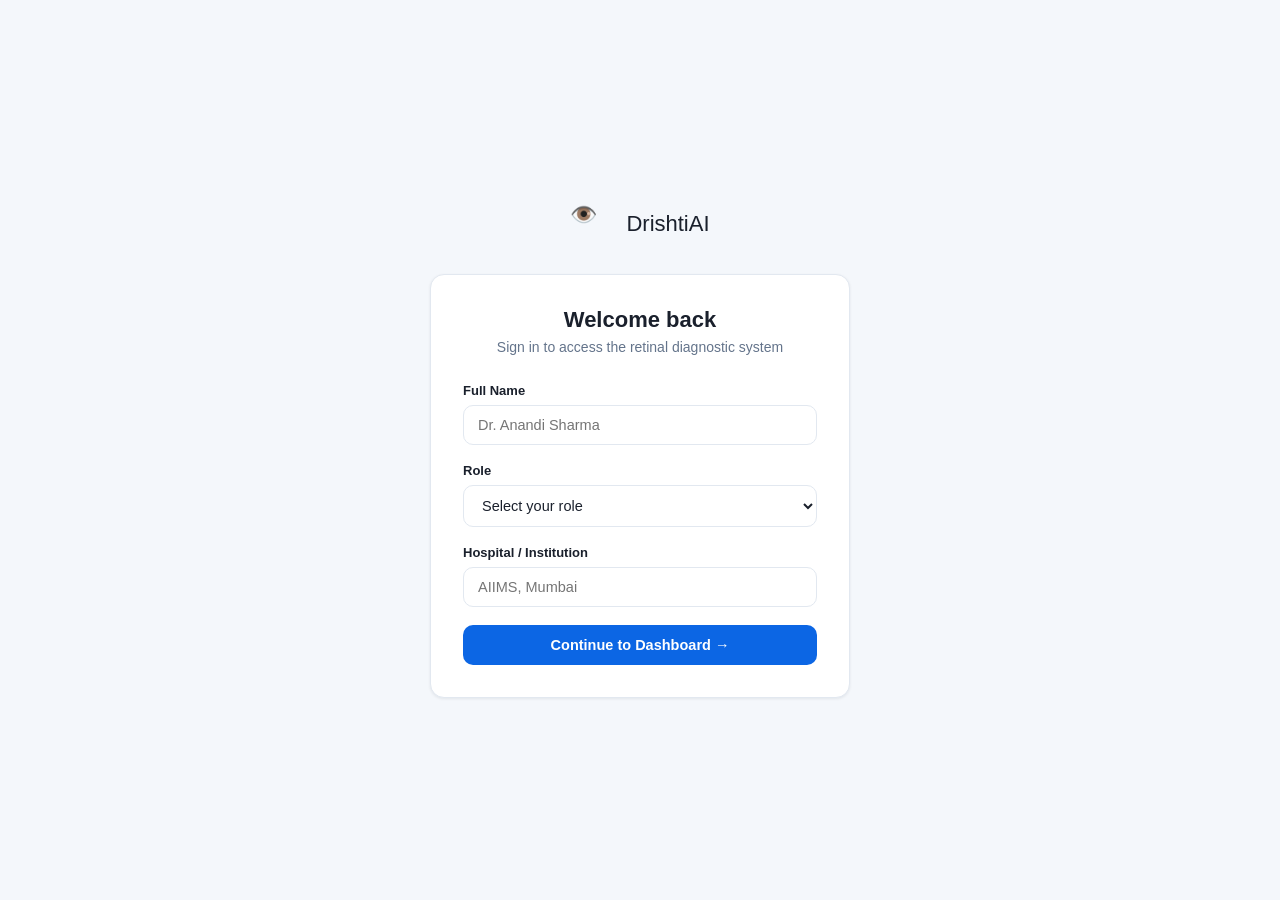
<file: frontend/index.html>
<!DOCTYPE html>
<html lang="en">
<head>
  <meta charset="UTF-8"/>
  <meta name="viewport" content="width=device-width, initial-scale=1.0"/>
  <title>DrishtiAI – Sign In</title>
  <link rel="stylesheet" href="css/style.css"/>
</head>
<body>
  <div class="auth-shell">
    <div class="auth-card">
      <div class="auth-logo">
        <div class="brand-icon">👁️</div>
        <div class="logo">Drishti<span>AI</span></div>
      </div>

      <div class="card">
        <h1>Welcome back</h1>
        <p class="subtitle">Sign in to access the retinal diagnostic system</p>

        <div class="form-group">
          <label>Full Name</label>
          <input type="text" id="name" placeholder="Dr. Anandi Sharma"/>
        </div>
        <div class="form-group">
          <label>Role</label>
          <select id="role">
            <option value="">Select your role</option>
            <option>Doctor</option>
            <option>Radiologist</option>
            <option>Researcher</option>
            <option>Student</option>
          </select>
        </div>
        <div class="form-group">
          <label>Hospital / Institution</label>
          <input type="text" id="hospital" placeholder="AIIMS, Mumbai"/>
        </div>

        <button class="btn" onclick="handleLogin()">Continue to Dashboard →</button>
      </div>
    </div>
  </div>

  <script>
    function handleLogin() {
      const name = document.getElementById('name').value.trim();
      const role = document.getElementById('role').value;
      const hospital = document.getElementById('hospital').value.trim();
      if (!name || !role || !hospital) { alert('Please fill in all fields.'); return; }
      sessionStorage.setItem('drishti_user', JSON.stringify({ name, role, hospital }));
      window.location.href = '/upload.html';
    }
  </script>
</body>
</html>
</file>
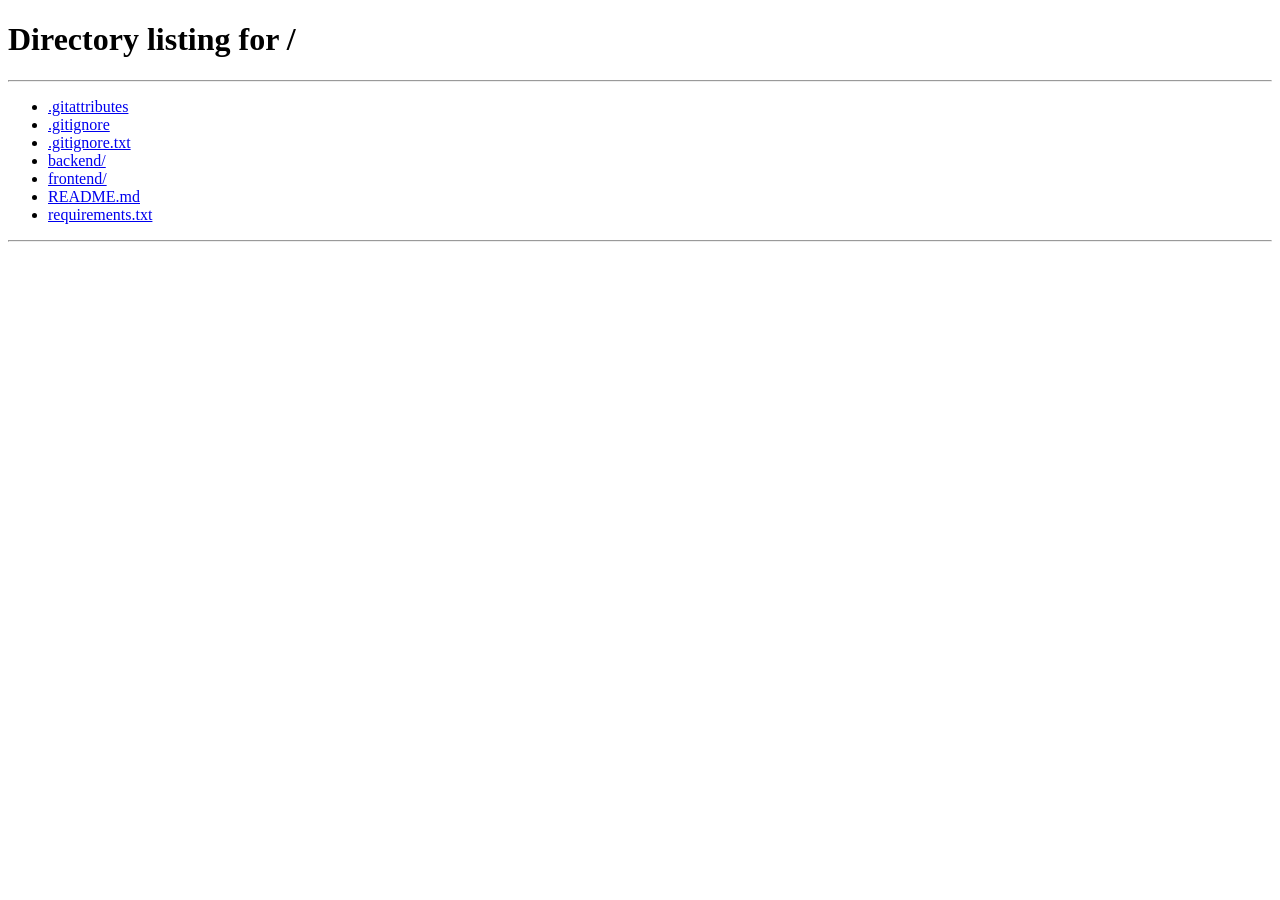
<file: frontend/history.html>
<!DOCTYPE html>
<html lang="en">
<head>
  <meta charset="UTF-8"/>
  <meta name="viewport" content="width=device-width, initial-scale=1.0"/>
  <title>DrishtiAI – History</title>
  <link rel="stylesheet" href="css/style.css"/>
</head>
<body>
  <nav class="navbar">
    <div class="brand">
      <div class="brand-icon">👁️</div>
      <div class="logo">Drishti<span>AI</span></div>
    </div>
    <div class="nav-right">
      <div class="nav-links">
        <a href="/upload.html">New Scan</a>
        <a href="/history.html" class="active">History</a>
      </div>
      <div class="user-chip">
        <div class="user-avatar" id="user-avatar">A</div>
        <span id="user-info"></span>
      </div>
    </div>
  </nav>

  <div class="page-wrap">
    <div class="page-header">
      <h1>Diagnosis History</h1>
      <p>Review your past retinal scans and reports</p>
    </div>

    <div class="card">
      <div class="history-list" id="history-list">
        <div class="empty-state">
          <div class="icon">⏳</div>
          <p>Loading history…</p>
        </div>
      </div>
    </div>
  </div>

  <script>
    const user = JSON.parse(sessionStorage.getItem('drishti_user') || '{}');
    if (!user.name) window.location.href = '/';
    document.getElementById('user-info').textContent = user.name;
    document.getElementById('user-avatar').textContent = user.name.charAt(0).toUpperCase();

    const severityEmoji = { Low: '✅', Moderate: '⚠️', High: '🔴' };

    fetch('/history?patient_name=' + encodeURIComponent(user.name))
      .then(res => res.json())
      .then(data => {
        const list = document.getElementById('history-list');
        if (!data.length) {
          list.innerHTML = `<div class="empty-state"><div class="icon">🗂️</div><p>No scans yet. Start your first analysis from "New Scan".</p></div>`;
          return;
        }
        list.innerHTML = data.map(item => `
          <div class="history-item" onclick="viewReport('${item.id}')">
            <div class="h-left">
              <div class="h-icon">${severityEmoji[item.severity] || '🩺'}</div>
              <div>
                <div class="h-disease">${item.disease}</div>
                <div class="h-date">${new Date(item.created_at).toLocaleString()}</div>
              </div>
            </div>
            <div class="h-right">
              <span class="h-confidence">${item.confidence}%</span>
              <span class="severity-badge ${item.severity.toLowerCase()}">${item.severity}</span>
            </div>
          </div>
        `).join('');
      })
      .catch(() => {
        document.getElementById('history-list').innerHTML =
          `<div class="empty-state"><div class="icon">⚠️</div><p>Could not load history. Is the backend running?</p></div>`;
      });

    function viewReport(id) {
      window.location.href = '/download-pdf/' + id;
    }
  </script>
</body>
</html>
</file>
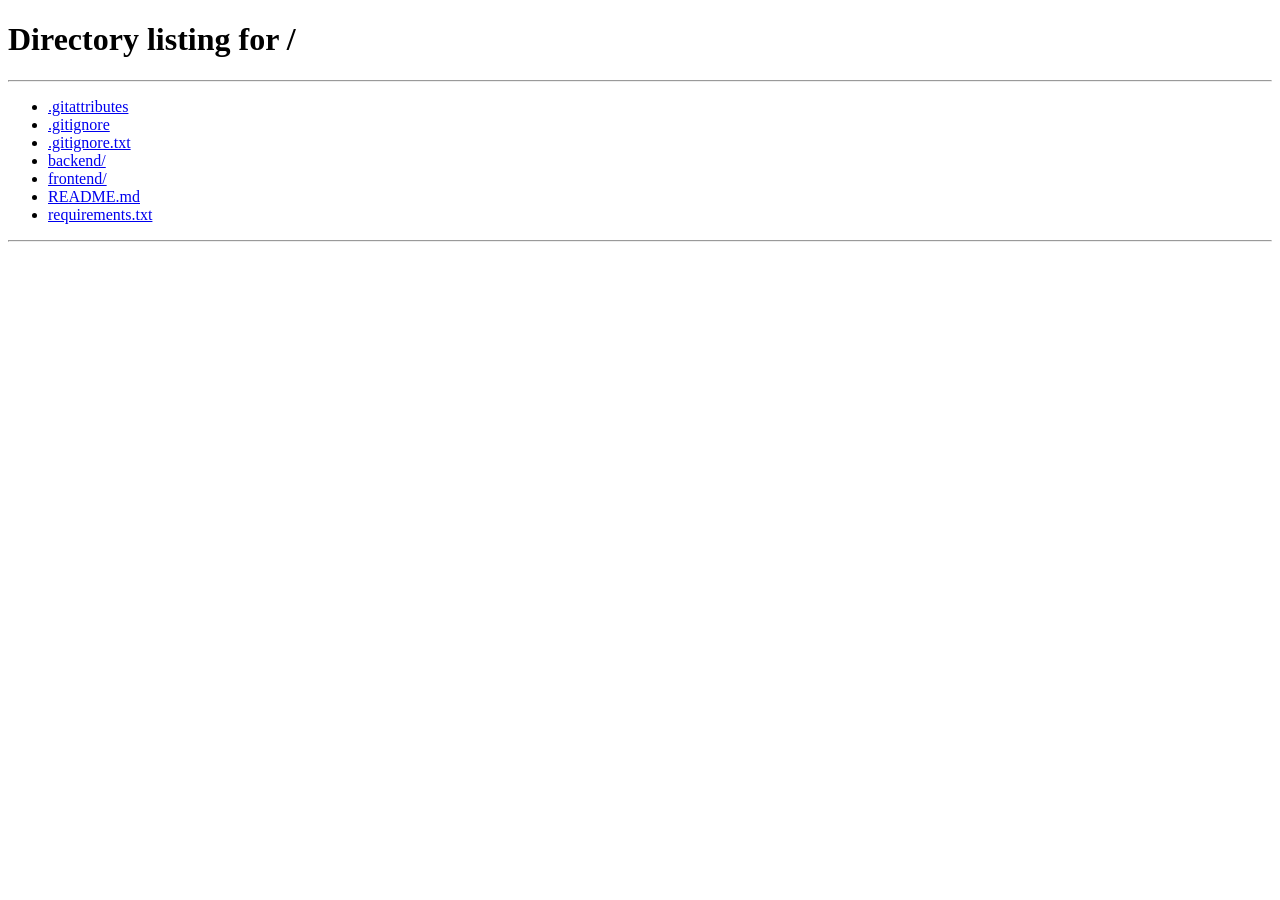
<file: frontend/result.html>
<!DOCTYPE html>
<html lang="en">
<head>
  <meta charset="UTF-8"/>
  <meta name="viewport" content="width=device-width, initial-scale=1.0"/>
  <title>DrishtiAI – Diagnosis Result</title>
  <link rel="stylesheet" href="css/style.css"/>
</head>
<body>
  <nav class="navbar">
    <div class="brand">
      <div class="brand-icon">👁️</div>
      <div class="logo">Drishti<span>AI</span></div>
    </div>
    <div class="nav-right">
      <div class="nav-links">
        <a href="/upload.html">New Scan</a>
        <a href="/history.html">History</a>
      </div>
      <div class="user-chip">
        <div class="user-avatar" id="user-avatar">A</div>
        <span id="user-info"></span>
      </div>
    </div>
  </nav>

  <div class="page-wrap">
    <div class="result-hero">
      <div class="page-header" style="margin-bottom:0;">
        <h1>Diagnosis Result</h1>
        <p class="meta" id="timestamp">—</p>
      </div>
      <div class="report-id-badge" id="report-id">ID: —</div>
    </div>

    <div class="stat-grid">
      <div class="stat-card">
        <div class="stat-label">🩺 Detected Condition</div>
        <div class="stat-value primary" id="disease">—</div>
      </div>
      <div class="stat-card">
        <div class="stat-label">📊 Confidence Score</div>
        <div class="stat-value" id="confidence">—</div>
        <div class="confidence-bar-track"><div class="confidence-bar-fill" id="conf-bar" style="width:0%"></div></div>
      </div>
      <div class="stat-card">
        <div class="stat-label">⚠️ Severity Level</div>
        <div class="stat-value"><span class="severity-badge" id="severity-badge">—</span></div>
      </div>
      <div class="stat-card">
        <div class="stat-label">👤 Patient</div>
        <div class="stat-value" id="patient-name" style="font-size:15px;">—</div>
      </div>
    </div>

    <div class="card section-card">
      <div class="section-title"><span class="dot"></span> Clinical Recommendation</div>
      <div class="recommendation-box" id="recommendation">—</div>
    </div>

    <div class="card section-card">
      <div class="section-title"><span class="dot"></span> Retinal Image Analysis</div>
      <div class="images-grid">
        <div class="img-box">
          <div class="img-label">📷 Original Fundus Image</div>
          <img id="original-img" src="" alt="Original"/>
        </div>
        <div class="img-box">
          <div class="img-label">🔥 Grad-CAM Explainability Heatmap</div>
          <img id="heatmap-img" src="" alt="Heatmap"/>
        </div>
      </div>
    </div>

    <div class="action-row">
      <button class="btn" onclick="downloadPDF()">📄 Download PDF Report</button>
      <button class="btn-secondary" onclick="window.location.href='/upload.html'">← Analyze Another Image</button>
    </div>

    <div class="disclaimer-note">
      <strong>Disclaimer:</strong> This report is generated by an AI-assisted screening tool and is intended to support,
      not replace, clinical judgment. All findings must be reviewed and confirmed by a qualified ophthalmologist
      before any diagnostic or treatment decisions are made.
    </div>
  </div>

  <script>
    const user = JSON.parse(sessionStorage.getItem('drishti_user') || '{}');
    if (!user.name) window.location.href = '/';
    document.getElementById('user-info').textContent = user.name;
    document.getElementById('user-avatar').textContent = user.name.charAt(0).toUpperCase();

    const result = JSON.parse(sessionStorage.getItem('drishti_result') || '{}');
    const disease = result.disease || 'Unknown';
    const confidence = result.confidence ?? 0;
    const severity = result.severity || 'Low';
    const recommendation = result.recommendation || '—';
    const reportId = result.report_id || '';

    document.getElementById('disease').textContent = disease;
    document.getElementById('confidence').textContent = confidence + '%';
    document.getElementById('conf-bar').style.width = confidence + '%';
    document.getElementById('recommendation').textContent = recommendation;
    document.getElementById('patient-name').textContent = user.name;
    document.getElementById('report-id').textContent = 'ID: ' + (reportId ? reportId.slice(0,8).toUpperCase() : '—');

    const sevBadge = document.getElementById('severity-badge');
    sevBadge.textContent = severity;
    sevBadge.className = 'severity-badge ' + severity.toLowerCase();

    const createdAt = result.created_at ? new Date(result.created_at) : new Date();
    document.getElementById('timestamp').textContent = 'Analyzed on ' + createdAt.toLocaleString();

    const img = sessionStorage.getItem('drishti_image');
    if (img) document.getElementById('original-img').src = img;
    if (result.heatmap) document.getElementById('heatmap-img').src = 'data:image/png;base64,' + result.heatmap;

    function downloadPDF() {
      if (!reportId) { alert('Report ID missing.'); return; }
      window.location.href = '/download-pdf/' + reportId;
    }
  </script>
</body>
</html>
</file>
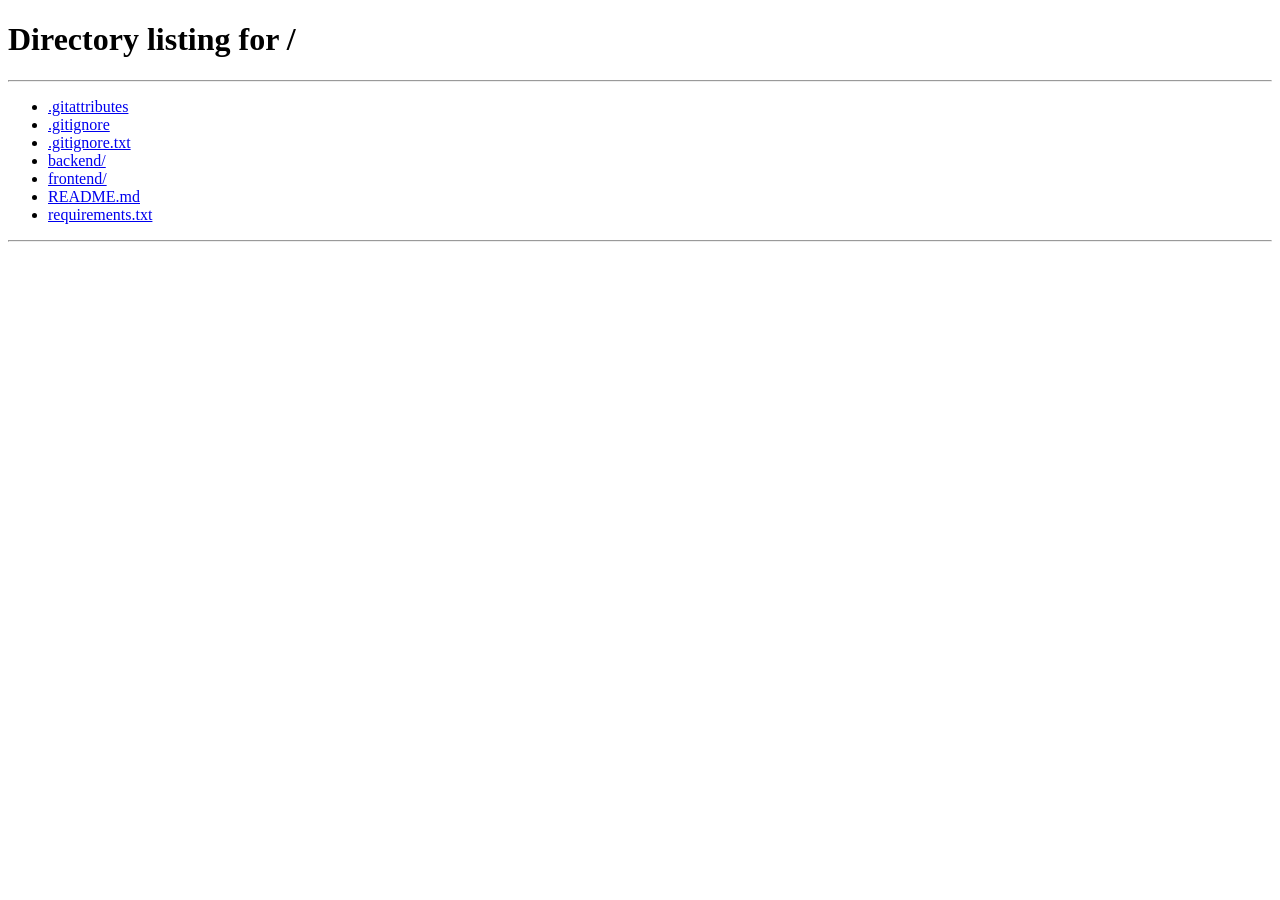
<file: frontend/upload.html>
<!DOCTYPE html>
<html lang="en">
<head>
  <meta charset="UTF-8"/>
  <meta name="viewport" content="width=device-width, initial-scale=1.0"/>
  <title>DrishtiAI – Upload</title>
  <link rel="stylesheet" href="css/style.css"/>
</head>
<body>
  <nav class="navbar">
    <div class="brand">
      <div class="brand-icon">👁️</div>
      <div class="logo">Drishti<span>AI</span></div>
    </div>
    <div class="nav-right">
      <div class="nav-links">
        <a href="/upload.html" class="active">New Scan</a>
        <a href="/history.html">History</a>
      </div>
      <div class="user-chip">
        <div class="user-avatar" id="user-avatar">A</div>
        <span id="user-info"></span>
      </div>
    </div>
  </nav>

  <div class="page-wrap" style="max-width: 620px;">
    <div class="page-header">
      <h1>New Retinal Scan</h1>
      <p>Upload a fundus photograph for AI-powered disease screening</p>
    </div>

    <div class="card">
      <div class="upload-area" id="upload-area" onclick="document.getElementById('file-input').click()">
        <svg class="icon" viewBox="0 0 24 24" fill="none" stroke="currentColor" stroke-width="1.5">
          <path d="M12 16V4m0 0L7 9m5-5l5 5" stroke-linecap="round" stroke-linejoin="round"/>
          <path d="M5 16v2a2 2 0 002 2h10a2 2 0 002-2v-2" stroke-linecap="round" stroke-linejoin="round"/>
        </svg>
        <p class="main">Drop your retinal image here</p>
        <p>or <span>click to browse</span> · JPG, PNG up to 10MB</p>
      </div>

      <input type="file" id="file-input" accept=".jpg,.jpeg,.png" style="display:none;" onchange="handleFile(event)"/>

      <div id="preview-box">
        <div class="preview-frame">
          <img id="preview-img" src="" alt="Preview"/>
        </div>
        <div class="preview-status">
          <span>✓</span> Image loaded — ready to analyze
        </div>
      </div>

      <div class="disease-chip-row">
        <span class="disease-chip">Diabetic Retinopathy</span>
        <span class="disease-chip">Glaucoma</span>
        <span class="disease-chip">Cataract</span>
        <span class="disease-chip">Age-related Macular Degeneration</span>
        <span class="disease-chip">Normal</span>
      </div>

      <button class="btn" onclick="analyzeImage()">Analyze Image</button>

      <div class="loading-box" id="loading">
        <div class="spinner"></div>
        <p>Analyzing retinal image with AI</p>
        <p class="sub">Running inference and generating Grad-CAM heatmap…</p>
      </div>
    </div>
  </div>

  <script>
    const user = JSON.parse(sessionStorage.getItem('drishti_user') || '{}');
    if (!user.name) window.location.href = '/';
    document.getElementById('user-info').textContent = user.name;
    document.getElementById('user-avatar').textContent = user.name.charAt(0).toUpperCase();

    const uploadArea = document.getElementById('upload-area');
    uploadArea.addEventListener('dragover', e => { e.preventDefault(); uploadArea.classList.add('drag-over'); });
    uploadArea.addEventListener('dragleave', () => uploadArea.classList.remove('drag-over'));
    uploadArea.addEventListener('drop', e => {
      e.preventDefault();
      uploadArea.classList.remove('drag-over');
      const f = e.dataTransfer.files[0];
      if (f) loadPreview(f);
    });

    function handleFile(e) { const f = e.target.files[0]; if (f) loadPreview(f); }

    function loadPreview(file) {
      const reader = new FileReader();
      reader.onload = e => {
        document.getElementById('preview-img').src = e.target.result;
        document.getElementById('preview-box').style.display = 'block';
        sessionStorage.setItem('drishti_image', e.target.result);
      };
      reader.readAsDataURL(file);
    }

    function analyzeImage() {
      const fileInput = document.getElementById('file-input');
      const file = fileInput.files[0];
      if (!file) { alert('Please upload a retinal image first.'); return; }

      document.getElementById('loading').style.display = 'block';
      document.querySelector('.btn').disabled = true;

      const formData = new FormData();
      formData.append('image', file);
      formData.append('patient_name', user.name);
      formData.append('role', user.role);
      formData.append('hospital', user.hospital);

      fetch('/analyze', { method: 'POST', body: formData })
        .then(res => res.json())
        .then(data => {
          sessionStorage.setItem('drishti_result', JSON.stringify(data));
          window.location.href = '/result.html?id=' + data.report_id;
        })
        .catch(() => {
          alert('Error connecting to backend. Make sure Flask is running.');
          document.getElementById('loading').style.display = 'none';
          document.querySelector('.btn').disabled = false;
        });
    }
  </script>
</body>
</html>
</file>
<file: frontend/css/style.css>
:root {
  --primary: #0c66e4;
  --primary-dark: #0a4fb5;
  --primary-light: #e8f1fd;
  --accent: #06b6d4;
  --bg: #f4f7fb;
  --surface: #ffffff;
  --border: #e2e8f0;
  --text-primary: #1a202c;
  --text-secondary: #64748b;
  --text-muted: #94a3b8;
  --success: #16a34a;
  --success-bg: #f0fdf4;
  --warning: #d97706;
  --warning-bg: #fffbeb;
  --danger: #dc2626;
  --danger-bg: #fef2f2;
  --radius: 14px;
  --shadow-sm: 0 1px 3px rgba(15, 23, 42, 0.08);
  --shadow-md: 0 4px 16px rgba(15, 23, 42, 0.08);
  --shadow-lg: 0 12px 32px rgba(15, 23, 42, 0.10);
}

* { margin: 0; padding: 0; box-sizing: border-box; }

body {
  font-family: 'Inter', 'Segoe UI', -apple-system, sans-serif;
  background: var(--bg);
  color: var(--text-primary);
  min-height: 100vh;
  -webkit-font-smoothing: antialiased;
}

/* ── Navbar ── */
.navbar {
  background: var(--surface);
  padding: 0 32px;
  height: 64px;
  display: flex;
  align-items: center;
  justify-content: space-between;
  border-bottom: 1px solid var(--border);
  position: sticky;
  top: 0;
  z-index: 100;
}

.navbar .brand {
  display: flex;
  align-items: center;
  gap: 10px;
}

.navbar .brand-icon {
  width: 34px; height: 34px;
  background: linear-gradient(135deg, var(--primary), var(--accent));
  border-radius: 9px;
  display: flex; align-items: center; justify-content: center;
  font-size: 17px;
}

.navbar .logo { font-size: 18px; font-weight: 700; color: var(--text-primary); letter-spacing: -0.3px; }
.navbar .logo span { color: var(--primary); }

.navbar .nav-right { display: flex; align-items: center; gap: 20px; }

.navbar .nav-links { display: flex; gap: 4px; }
.navbar .nav-links a {
  text-decoration: none;
  color: var(--text-secondary);
  font-size: 14px;
  font-weight: 500;
  padding: 8px 14px;
  border-radius: 8px;
  transition: all 0.15s;
}
.navbar .nav-links a:hover { background: var(--primary-light); color: var(--primary); }
.navbar .nav-links a.active { background: var(--primary-light); color: var(--primary); }

.user-chip {
  display: flex; align-items: center; gap: 8px;
  background: var(--bg);
  padding: 6px 12px 6px 6px;
  border-radius: 100px;
  font-size: 13px;
  color: var(--text-secondary);
}
.user-avatar {
  width: 26px; height: 26px;
  border-radius: 50%;
  background: linear-gradient(135deg, var(--primary), var(--accent));
  color: white;
  display: flex; align-items: center; justify-content: center;
  font-size: 11px; font-weight: 700;
}

/* ── Layout ── */
.page-wrap { max-width: 1080px; margin: 0 auto; padding: 40px 24px 80px; }
.page-wrap.narrow { max-width: 460px; }

.page-header { margin-bottom: 28px; }
.page-header h1 { font-size: 26px; font-weight: 700; letter-spacing: -0.4px; margin-bottom: 4px; }
.page-header p { color: var(--text-secondary); font-size: 14.5px; }

.card {
  background: var(--surface);
  border: 1px solid var(--border);
  border-radius: var(--radius);
  padding: 32px;
  box-shadow: var(--shadow-sm);
}

/* ── Login ── */
.auth-shell { min-height: 100vh; display: flex; align-items: center; justify-content: center; padding: 24px; }
.auth-card { width: 100%; max-width: 420px; }

.auth-logo { display: flex; align-items: center; gap: 12px; margin-bottom: 28px; justify-content: center; }
.auth-logo .brand-icon { width: 44px; height: 44px; font-size: 22px; border-radius: 12px; }
.auth-logo .logo { font-size: 22px; }

.auth-card .card { text-align: left; }
.auth-card h1 { font-size: 22px; font-weight: 700; margin-bottom: 6px; text-align: center; }
.auth-card .subtitle { text-align: center; color: var(--text-secondary); font-size: 14px; margin-bottom: 28px; }

.form-group { margin-bottom: 18px; }
.form-group label {
  display: block; margin-bottom: 7px; font-size: 13px;
  color: var(--text-primary); font-weight: 600;
}

.form-group input, .form-group select {
  width: 100%;
  padding: 11px 14px;
  background: var(--surface);
  border: 1.5px solid var(--border);
  border-radius: 10px;
  color: var(--text-primary);
  font-size: 14.5px;
  font-family: inherit;
  outline: none;
  transition: border-color 0.15s, box-shadow 0.15s;
}
.form-group input:focus, .form-group select:focus {
  border-color: var(--primary);
  box-shadow: 0 0 0 3px var(--primary-light);
}

.btn {
  width: 100%;
  padding: 12px;
  background: var(--primary);
  border: none;
  border-radius: 10px;
  color: #fff;
  font-size: 14.5px;
  font-weight: 600;
  cursor: pointer;
  transition: background 0.15s, transform 0.05s;
  font-family: inherit;
}
.btn:hover { background: var(--primary-dark); }
.btn:active { transform: scale(0.99); }
.btn:disabled { opacity: 0.5; cursor: not-allowed; }

.btn-secondary {
  width: 100%;
  padding: 12px;
  background: var(--surface);
  border: 1.5px solid var(--border);
  border-radius: 10px;
  color: var(--text-primary);
  font-size: 14.5px;
  font-weight: 600;
  cursor: pointer;
  transition: all 0.15s;
  font-family: inherit;
}
.btn-secondary:hover { border-color: var(--primary); color: var(--primary); background: var(--primary-light); }

.btn-row { display: flex; gap: 10px; margin-top: 8px; }
.btn-row .btn, .btn-row .btn-secondary { margin: 0; }

/* ── Upload page ── */
.upload-area {
  border: 2px dashed var(--border);
  border-radius: 16px;
  padding: 56px 24px;
  text-align: center;
  cursor: pointer;
  transition: border-color 0.15s, background 0.15s;
  margin-bottom: 20px;
  background: var(--bg);
}
.upload-area:hover, .upload-area.drag-over { border-color: var(--primary); background: var(--primary-light); }
.upload-area .icon { width: 56px; height: 56px; margin: 0 auto 16px; color: var(--primary); }
.upload-area p { color: var(--text-secondary); font-size: 14.5px; }
.upload-area p.main { color: var(--text-primary); font-weight: 600; font-size: 15px; margin-bottom: 4px; }
.upload-area p span { color: var(--primary); font-weight: 600; }

#preview-box { display: none; margin-bottom: 20px; }
#preview-box .preview-frame {
  border: 1px solid var(--border); border-radius: 14px; overflow: hidden;
  background: #000; display: flex; justify-content: center;
}
#preview-box img { max-width: 100%; max-height: 320px; display: block; }
#preview-box .preview-status {
  display: flex; align-items: center; gap: 6px;
  margin-top: 10px; color: var(--success); font-size: 13px; font-weight: 600;
}

.disease-chip-row { display: flex; flex-wrap: wrap; gap: 8px; margin-bottom: 24px; }
.disease-chip {
  font-size: 12.5px; color: var(--text-secondary);
  background: var(--bg); border: 1px solid var(--border);
  padding: 6px 12px; border-radius: 100px;
}

.loading-box { display: none; text-align: center; margin-top: 24px; padding: 20px; }
.loading-box p { color: var(--primary); font-size: 14px; font-weight: 600; margin-top: 14px; }
.loading-box .sub { color: var(--text-muted); font-size: 12.5px; font-weight: 400; margin-top: 4px; }

.spinner {
  width: 36px; height: 36px;
  border: 3px solid var(--primary-light);
  border-top-color: var(--primary);
  border-radius: 50%;
  animation: spin 0.8s linear infinite;
  margin: 0 auto;
}
@keyframes spin { to { transform: rotate(360deg); } }

/* ── Results page ── */
.result-hero {
  display: flex; align-items: center; justify-content: space-between;
  margin-bottom: 24px; flex-wrap: wrap; gap: 12px;
}
.result-hero .meta { color: var(--text-secondary); font-size: 13.5px; }
.report-id-badge {
  font-size: 11.5px; color: var(--text-muted); background: var(--bg);
  padding: 5px 10px; border-radius: 8px; font-family: 'SF Mono', monospace;
}

.stat-grid { display: grid; grid-template-columns: repeat(4, 1fr); gap: 14px; margin-bottom: 24px; }

.stat-card {
  background: var(--surface);
  border: 1px solid var(--border);
  border-radius: 12px;
  padding: 18px;
}
.stat-card .stat-label {
  font-size: 11.5px; color: var(--text-muted); text-transform: uppercase;
  letter-spacing: 0.5px; font-weight: 600; margin-bottom: 8px;
  display: flex; align-items: center; gap: 5px;
}
.stat-card .stat-value { font-size: 19px; font-weight: 700; color: var(--text-primary); line-height: 1.25; }
.stat-card .stat-value.primary { color: var(--primary); }

.severity-badge {
  display: inline-flex; align-items: center; gap: 6px;
  padding: 4px 10px; border-radius: 8px; font-size: 13px; font-weight: 700;
}
.severity-badge.low { background: var(--success-bg); color: var(--success); }
.severity-badge.moderate { background: var(--warning-bg); color: var(--warning); }
.severity-badge.high { background: var(--danger-bg); color: var(--danger); }

.confidence-bar-track { width: 100%; height: 8px; background: var(--bg); border-radius: 100px; margin-top: 8px; overflow: hidden; }
.confidence-bar-fill { height: 100%; border-radius: 100px; background: linear-gradient(90deg, var(--primary), var(--accent)); transition: width 0.6s ease; }

.section-card { margin-bottom: 20px; }
.section-card .section-title {
  font-size: 13px; font-weight: 700; color: var(--text-primary);
  text-transform: uppercase; letter-spacing: 0.4px;
  margin-bottom: 14px; display: flex; align-items: center; gap: 8px;
}
.section-card .section-title .dot { width: 6px; height: 6px; border-radius: 50%; background: var(--primary); }

.recommendation-box {
  background: var(--primary-light);
  border: 1px solid #c7e0fb;
  border-radius: 12px;
  padding: 16px 18px;
  color: var(--text-primary);
  font-size: 14px;
  line-height: 1.6;
}

.images-grid { display: grid; grid-template-columns: 1fr 1fr; gap: 16px; }
.img-box { background: var(--bg); border: 1px solid var(--border); border-radius: 12px; padding: 14px; }
.img-box .img-label {
  font-size: 12px; font-weight: 600; color: var(--text-secondary);
  margin-bottom: 10px; display: flex; align-items: center; gap: 6px;
}
.img-box img { width: 100%; border-radius: 8px; display: block; background: #000; }

.disclaimer-note {
  background: var(--bg); border: 1px solid var(--border); border-radius: 10px;
  padding: 14px 16px; font-size: 12.5px; color: var(--text-muted); line-height: 1.6;
  margin-top: 24px;
}

.action-row { display: flex; gap: 12px; margin-top: 24px; }

/* ── History page ── */
.history-list { display: flex; flex-direction: column; gap: 10px; }
.history-item {
  background: var(--surface); border: 1px solid var(--border); border-radius: 12px;
  padding: 16px 18px; display: flex; align-items: center; justify-content: space-between;
  cursor: pointer; transition: border-color 0.15s, box-shadow 0.15s;
}
.history-item:hover { border-color: var(--primary); box-shadow: var(--shadow-sm); }
.history-item .h-left { display: flex; align-items: center; gap: 14px; }
.history-item .h-icon {
  width: 40px; height: 40px; border-radius: 10px; background: var(--primary-light);
  display: flex; align-items: center; justify-content: center; font-size: 18px; flex-shrink: 0;
}
.history-item .h-disease { font-size: 14.5px; font-weight: 600; color: var(--text-primary); }
.history-item .h-date { font-size: 12.5px; color: var(--text-muted); margin-top: 2px; }
.history-item .h-right { display: flex; align-items: center; gap: 14px; }
.history-item .h-confidence { font-size: 13px; color: var(--text-secondary); font-weight: 600; }

.empty-state { text-align: center; padding: 60px 20px; color: var(--text-muted); }
.empty-state .icon { font-size: 40px; margin-bottom: 12px; opacity: 0.5; }
.empty-state p { font-size: 14px; }

/* ── Misc ── */
.icon-sm { width: 16px; height: 16px; }
@media (max-width: 720px) {
  .stat-grid { grid-template-columns: repeat(2, 1fr); }
  .images-grid { grid-template-columns: 1fr; }
  .navbar .nav-links { display: none; }
}
</file>
